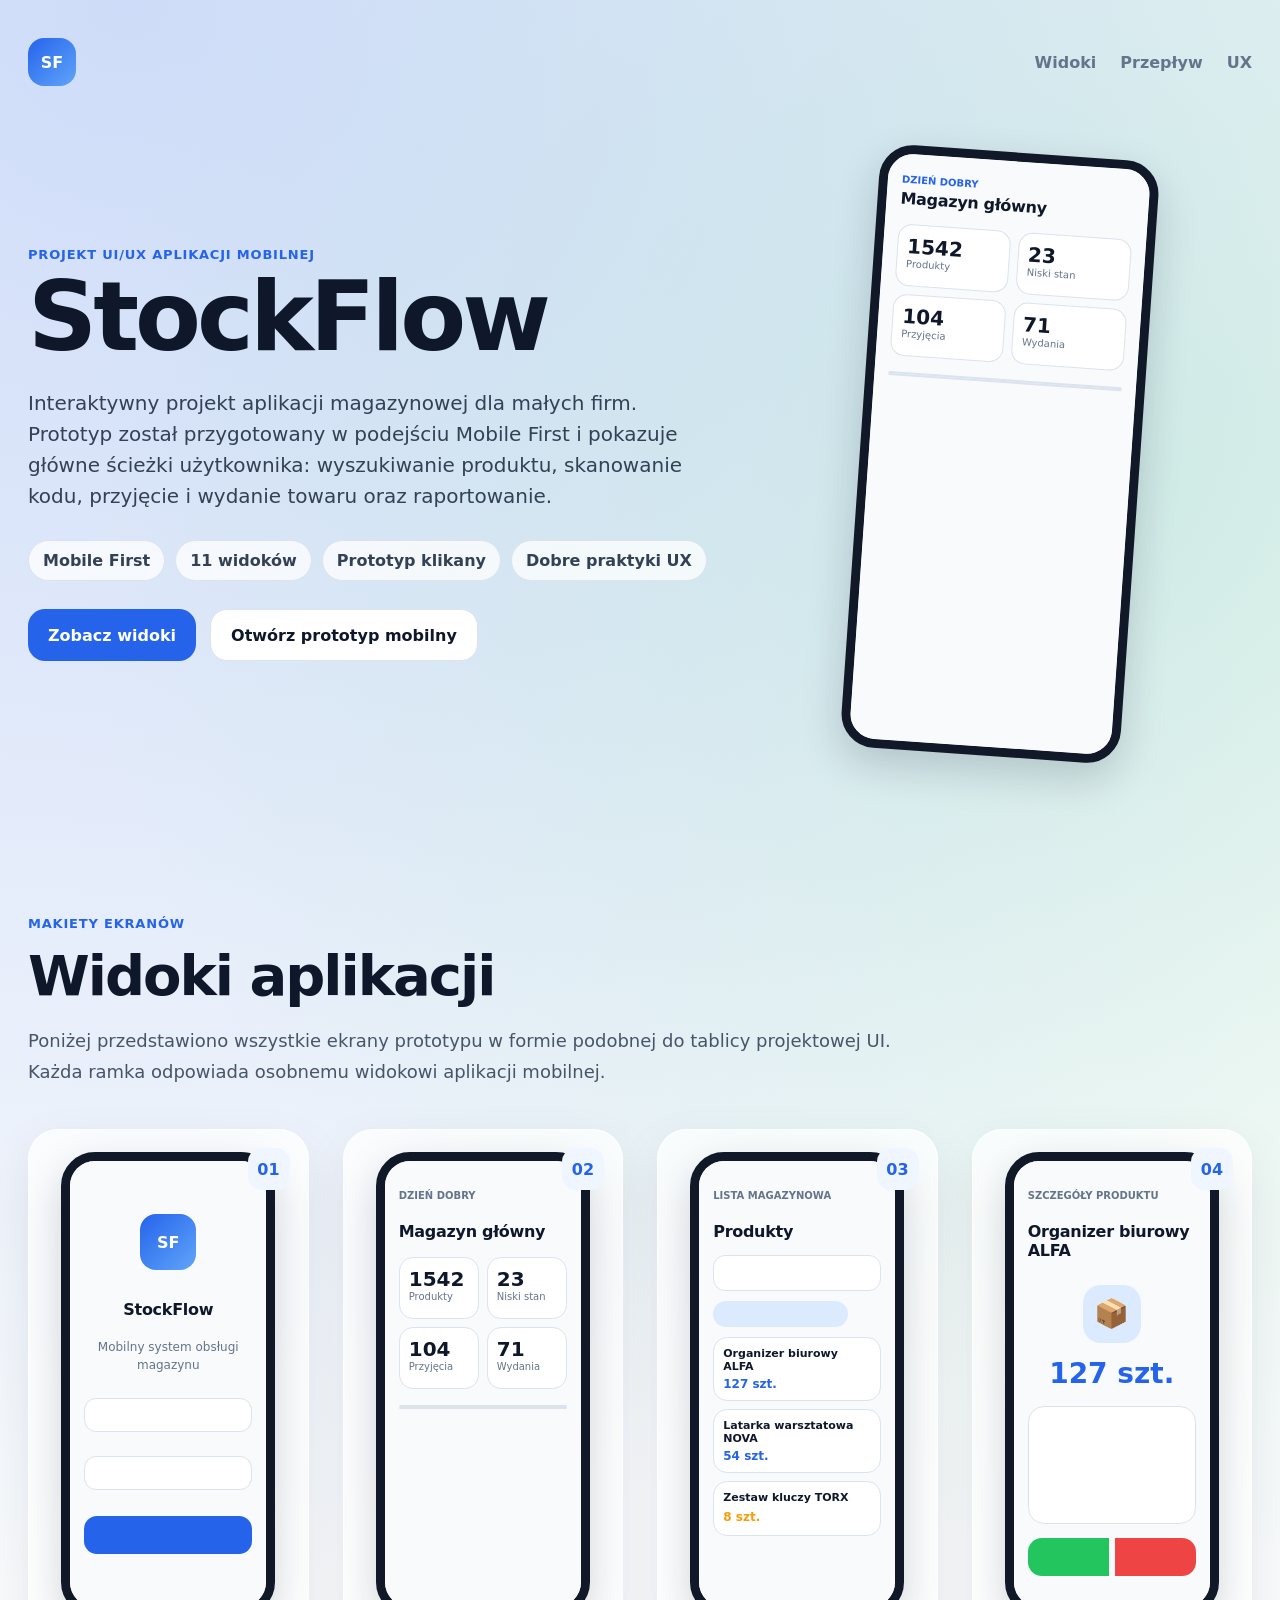
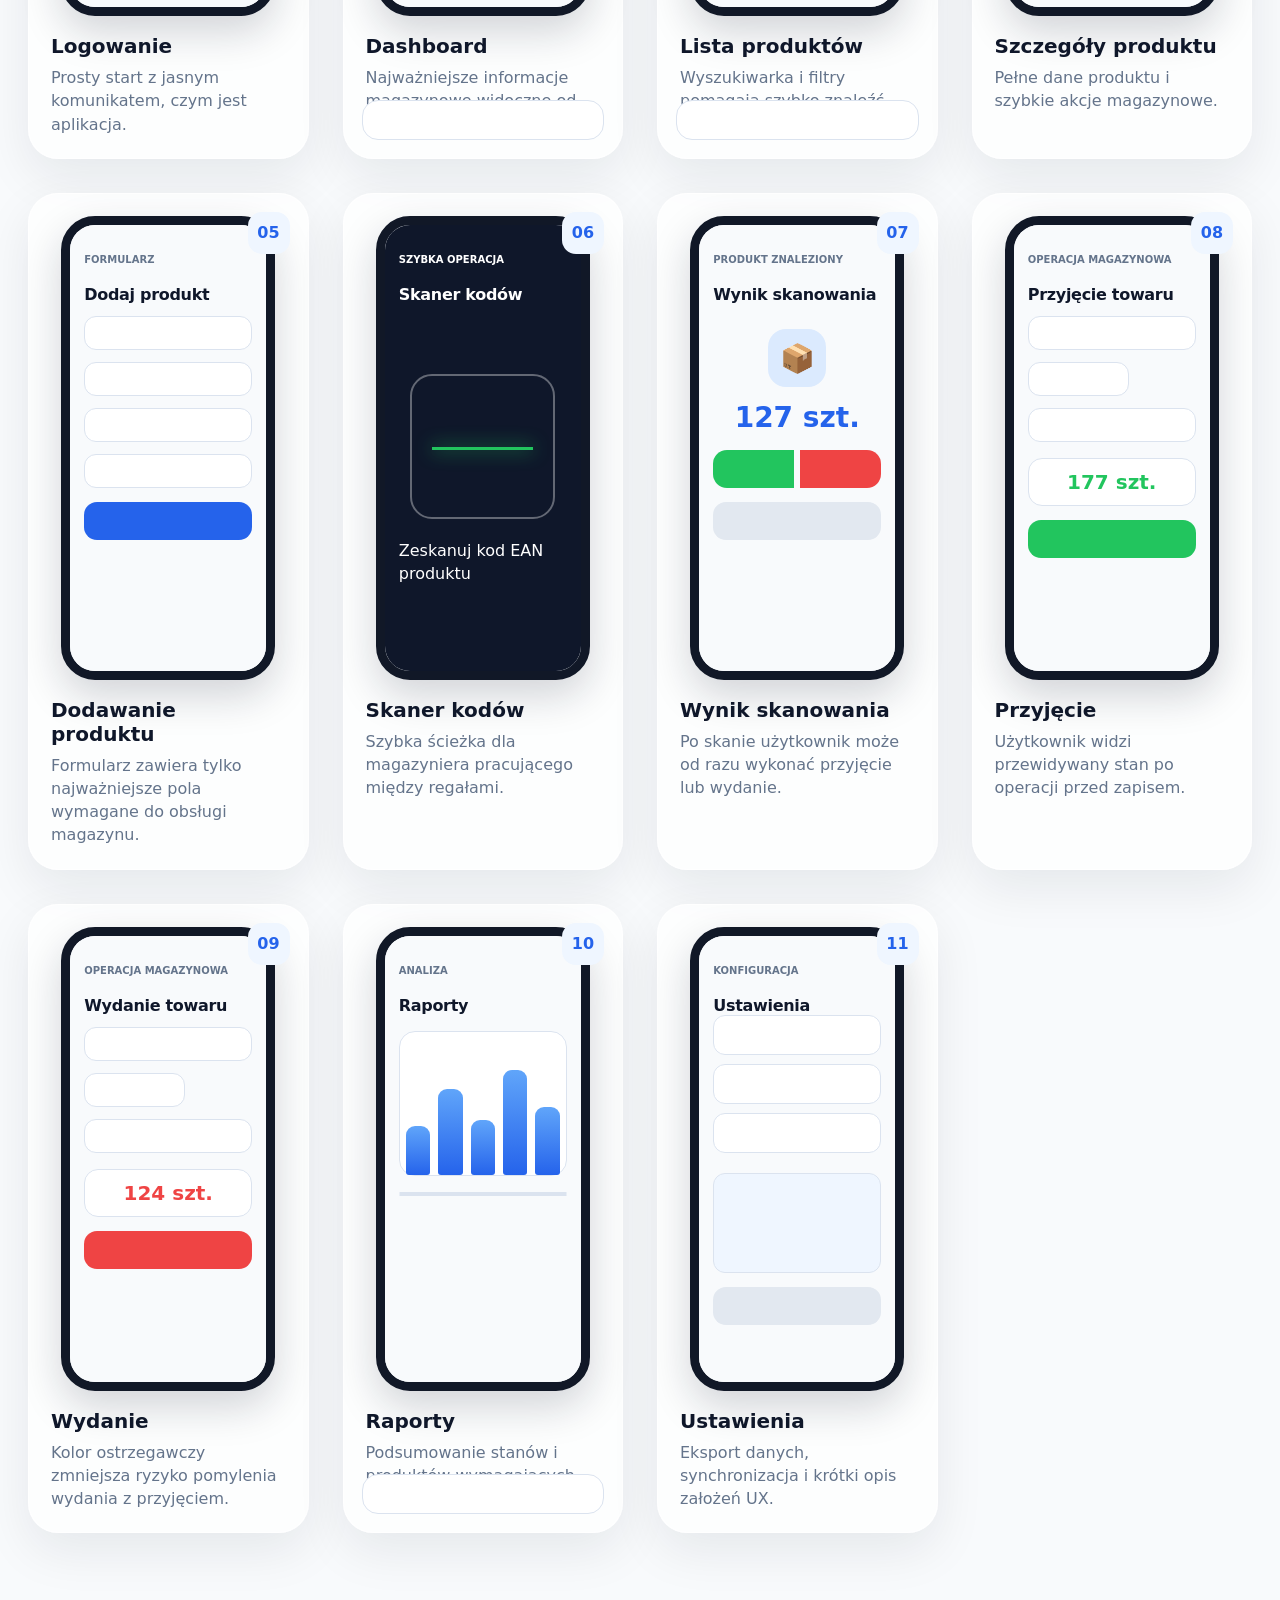
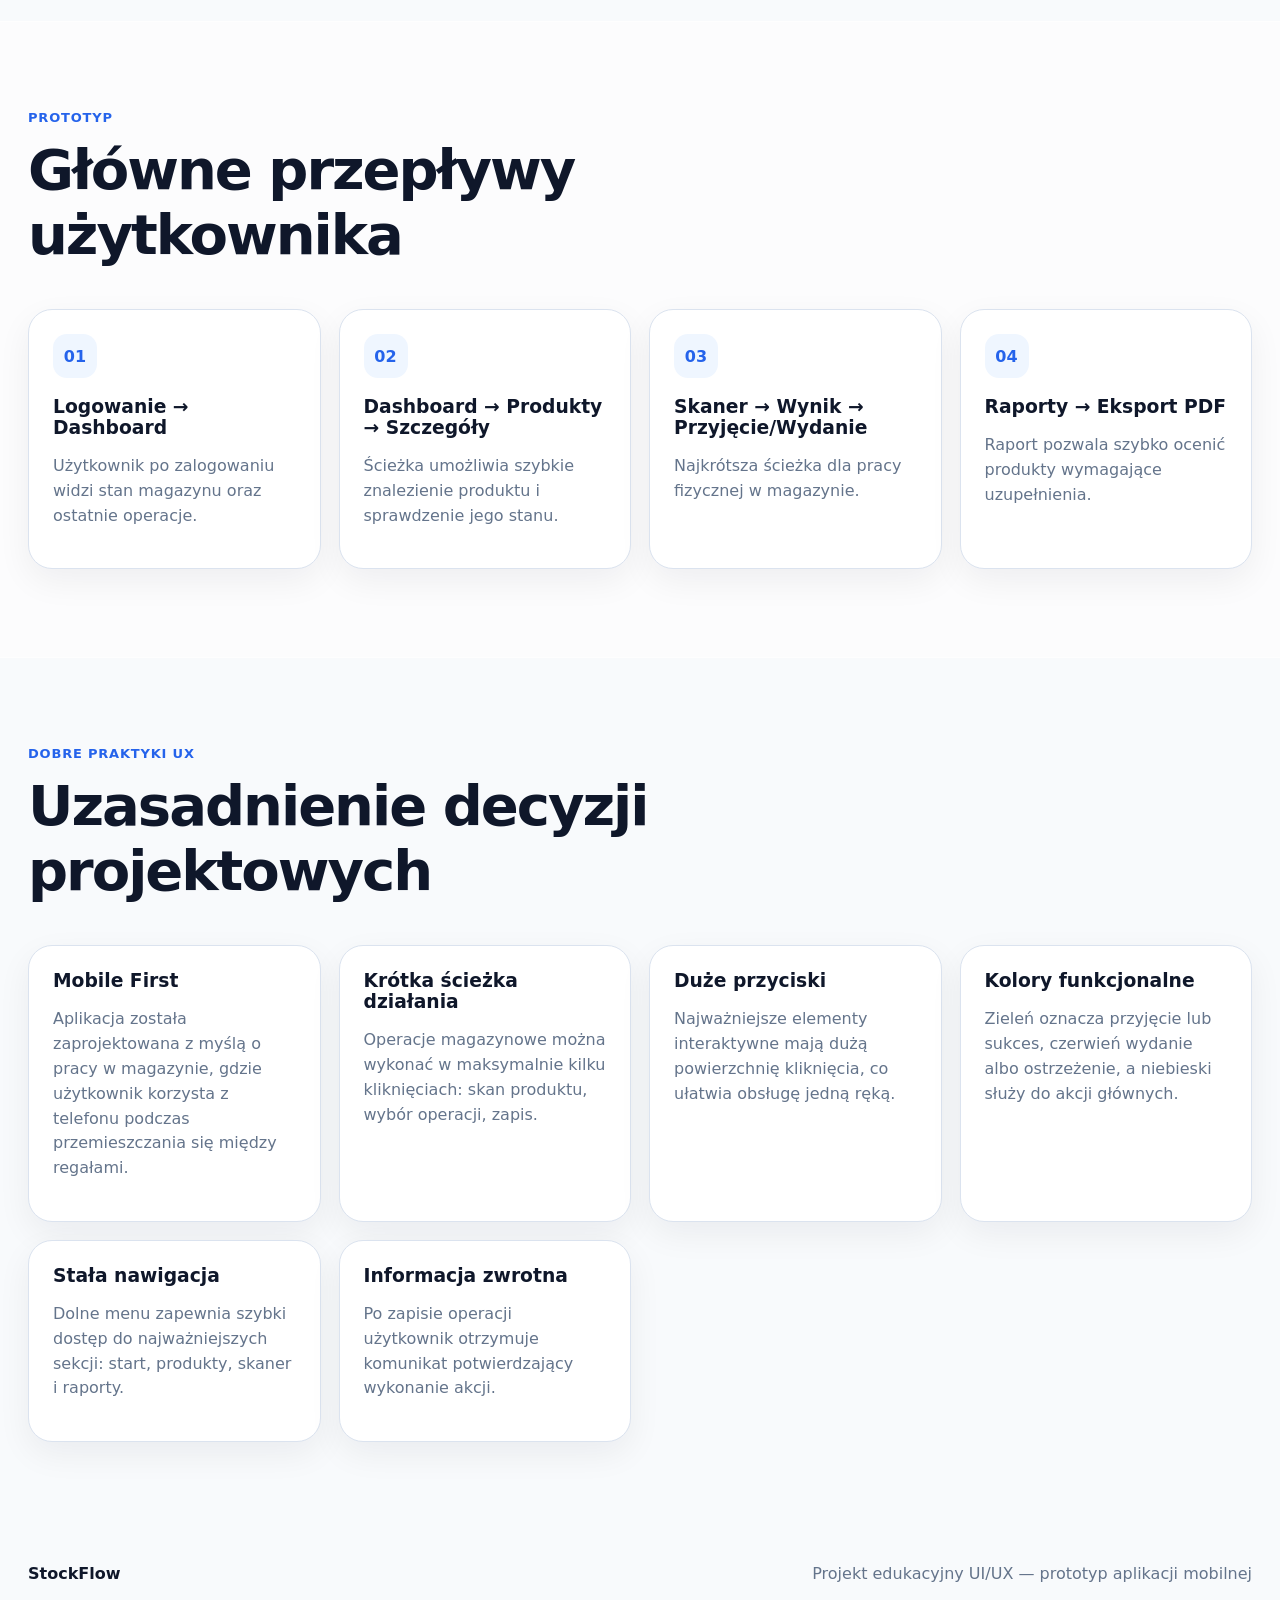
<file: index.html>
<!DOCTYPE html>
<html lang="pl">
<head>
  <meta charset="UTF-8" />
  <meta name="viewport" content="width=device-width, initial-scale=1.0" />
  <title>StockFlow — projekt UX/UI</title>
  <link rel="stylesheet" href="style.css" />
</head>
<body>
  <header class="hero">
    <nav>
      <div class="logo">SF</div>
      <div>
        <a href="#screens">Widoki</a>
        <a href="#flow">Przepływ</a>
        <a href="#ux">UX</a>
      </div>
    </nav>

    <section class="hero-grid">
      <div>
        <p class="eyebrow">Projekt UI/UX aplikacji mobilnej</p>
        <h1>StockFlow</h1>
        <p class="lead">
          Interaktywny projekt aplikacji magazynowej dla małych firm. 
          Prototyp został przygotowany w podejściu Mobile First i pokazuje główne ścieżki użytkownika:
          wyszukiwanie produktu, skanowanie kodu, przyjęcie i wydanie towaru oraz raportowanie.
        </p>

        <div class="badges">
          <span>Mobile First</span>
          <span>11 widoków</span>
          <span>Prototyp klikany</span>
          <span>Dobre praktyki UX</span>
        </div>

        <div class="buttons">
          <a class="btn primary" href="#screens">Zobacz widoki</a>
          <a class="btn secondary" href="prototype/index.html">Otwórz prototyp mobilny</a>
        </div>
      </div>

      <div class="hero-phone">
        <div class="phone-frame mini">
          <div class="phone-content dashboard-mini">
            <p>Dzień dobry</p>
            <h3>Magazyn główny</h3>
            <div class="mini-grid">
              <span><b>1542</b> Produkty</span>
              <span><b>23</b> Niski stan</span>
              <span><b>104</b> Przyjęcia</span>
              <span><b>71</b> Wydania</span>
            </div>
            <div class="mini-card"></div>
            <div class="mini-card short"></div>
          </div>
        </div>
      </div>
    </section>
  </header>

  <main>
    <section class="section" id="screens">
      <div class="section-head">
        <p class="eyebrow">Makiety ekranów</p>
        <h2>Widoki aplikacji</h2>
        <p>
          Poniżej przedstawiono wszystkie ekrany prototypu w formie podobnej do tablicy projektowej UI.
          Każda ramka odpowiada osobnemu widokowi aplikacji mobilnej.
        </p>
      </div>

      <div class="screens-board">
        <article class="screen-card">
          <span class="screen-number">01</span>
          <div class="phone-frame">
            <div class="mock-screen login-mock">
              <div class="mark">SF</div>
              <h3>StockFlow</h3>
              <p>Mobilny system obsługi magazynu</p>
              <div class="input"></div>
              <div class="input"></div>
              <div class="mock-btn"></div>
            </div>
          </div>
          <h3>Logowanie</h3>
          <p>Prosty start z jasnym komunikatem, czym jest aplikacja.</p>
        </article>

        <article class="screen-card arrow-after">
          <span class="screen-number">02</span>
          <div class="phone-frame">
            <div class="mock-screen">
              <p class="tiny">Dzień dobry</p>
              <h3>Magazyn główny</h3>
              <div class="stats">
                <span><b>1542</b>Produkty</span>
                <span><b>23</b>Niski stan</span>
                <span><b>104</b>Przyjęcia</span>
                <span><b>71</b>Wydania</span>
              </div>
              <div class="list-line"></div>
              <div class="list-line"></div>
              <div class="bottom-nav"></div>
            </div>
          </div>
          <h3>Dashboard</h3>
          <p>Najważniejsze informacje magazynowe widoczne od razu po wejściu.</p>
        </article>

        <article class="screen-card arrow-after">
          <span class="screen-number">03</span>
          <div class="phone-frame">
            <div class="mock-screen">
              <p class="tiny">Lista magazynowa</p>
              <h3>Produkty</h3>
              <div class="search"></div>
              <div class="chips"></div>
              <div class="product-row"><b>Organizer biurowy ALFA</b><span>127 szt.</span></div>
              <div class="product-row"><b>Latarka warsztatowa NOVA</b><span>54 szt.</span></div>
              <div class="product-row warning"><b>Zestaw kluczy TORX</b><span>8 szt.</span></div>
              <div class="bottom-nav"></div>
            </div>
          </div>
          <h3>Lista produktów</h3>
          <p>Wyszukiwarka i filtry pomagają szybko znaleźć produkt.</p>
        </article>

        <article class="screen-card">
          <span class="screen-number">04</span>
          <div class="phone-frame">
            <div class="mock-screen">
              <p class="tiny">Szczegóły produktu</p>
              <h3>Organizer biurowy ALFA</h3>
              <div class="big-icon">📦</div>
              <div class="stock">127 szt.</div>
              <div class="details"></div>
              <div class="two-buttons"></div>
            </div>
          </div>
          <h3>Szczegóły produktu</h3>
          <p>Pełne dane produktu i szybkie akcje magazynowe.</p>
        </article>

        <article class="screen-card arrow-after">
          <span class="screen-number">05</span>
          <div class="phone-frame">
            <div class="mock-screen">
              <p class="tiny">Formularz</p>
              <h3>Dodaj produkt</h3>
              <div class="input"></div>
              <div class="input"></div>
              <div class="input"></div>
              <div class="input"></div>
              <div class="mock-btn"></div>
            </div>
          </div>
          <h3>Dodawanie produktu</h3>
          <p>Formularz zawiera tylko najważniejsze pola wymagane do obsługi magazynu.</p>
        </article>

        <article class="screen-card arrow-after">
          <span class="screen-number">06</span>
          <div class="phone-frame">
            <div class="mock-screen dark">
              <p class="tiny">Szybka operacja</p>
              <h3>Skaner kodów</h3>
              <div class="scan-box">
                <div class="scan-line"></div>
              </div>
              <p>Zeskanuj kod EAN produktu</p>
            </div>
          </div>
          <h3>Skaner kodów</h3>
          <p>Szybka ścieżka dla magazyniera pracującego między regałami.</p>
        </article>

        <article class="screen-card">
          <span class="screen-number">07</span>
          <div class="phone-frame">
            <div class="mock-screen">
              <p class="tiny">Produkt znaleziony</p>
              <h3>Wynik skanowania</h3>
              <div class="big-icon">📦</div>
              <div class="stock">127 szt.</div>
              <div class="two-buttons"></div>
              <div class="mock-btn secondary-line"></div>
            </div>
          </div>
          <h3>Wynik skanowania</h3>
          <p>Po skanie użytkownik może od razu wykonać przyjęcie lub wydanie.</p>
        </article>

        <article class="screen-card arrow-after">
          <span class="screen-number">08</span>
          <div class="phone-frame">
            <div class="mock-screen">
              <p class="tiny">Operacja magazynowa</p>
              <h3>Przyjęcie towaru</h3>
              <div class="input"></div>
              <div class="input short"></div>
              <div class="input"></div>
              <div class="summary good">177 szt.</div>
              <div class="mock-btn green"></div>
            </div>
          </div>
          <h3>Przyjęcie</h3>
          <p>Użytkownik widzi przewidywany stan po operacji przed zapisem.</p>
        </article>

        <article class="screen-card arrow-after">
          <span class="screen-number">09</span>
          <div class="phone-frame">
            <div class="mock-screen">
              <p class="tiny">Operacja magazynowa</p>
              <h3>Wydanie towaru</h3>
              <div class="input"></div>
              <div class="input short"></div>
              <div class="input"></div>
              <div class="summary bad">124 szt.</div>
              <div class="mock-btn red"></div>
            </div>
          </div>
          <h3>Wydanie</h3>
          <p>Kolor ostrzegawczy zmniejsza ryzyko pomylenia wydania z przyjęciem.</p>
        </article>

        <article class="screen-card">
          <span class="screen-number">10</span>
          <div class="phone-frame">
            <div class="mock-screen">
              <p class="tiny">Analiza</p>
              <h3>Raporty</h3>
              <div class="chart">
                <span style="height:40%"></span>
                <span style="height:70%"></span>
                <span style="height:45%"></span>
                <span style="height:85%"></span>
                <span style="height:55%"></span>
              </div>
              <div class="list-line"></div>
              <div class="list-line"></div>
              <div class="bottom-nav"></div>
            </div>
          </div>
          <h3>Raporty</h3>
          <p>Podsumowanie stanów i produktów wymagających uzupełnienia.</p>
        </article>

        <article class="screen-card">
          <span class="screen-number">11</span>
          <div class="phone-frame">
            <div class="mock-screen">
              <p class="tiny">Konfiguracja</p>
              <h3>Ustawienia</h3>
              <div class="settings-row"></div>
              <div class="settings-row"></div>
              <div class="settings-row"></div>
              <div class="note-box"></div>
              <div class="mock-btn secondary-line"></div>
            </div>
          </div>
          <h3>Ustawienia</h3>
          <p>Eksport danych, synchronizacja i krótki opis założeń UX.</p>
        </article>
      </div>
    </section>

    <section class="section flow" id="flow">
      <div class="section-head">
        <p class="eyebrow">Prototyp</p>
        <h2>Główne przepływy użytkownika</h2>
      </div>

      <div class="flow-grid">
        <article>
          <span>01</span>
          <h3>Logowanie → Dashboard</h3>
          <p>Użytkownik po zalogowaniu widzi stan magazynu oraz ostatnie operacje.</p>
        </article>

        <article>
          <span>02</span>
          <h3>Dashboard → Produkty → Szczegóły</h3>
          <p>Ścieżka umożliwia szybkie znalezienie produktu i sprawdzenie jego stanu.</p>
        </article>

        <article>
          <span>03</span>
          <h3>Skaner → Wynik → Przyjęcie/Wydanie</h3>
          <p>Najkrótsza ścieżka dla pracy fizycznej w magazynie.</p>
        </article>

        <article>
          <span>04</span>
          <h3>Raporty → Eksport PDF</h3>
          <p>Raport pozwala szybko ocenić produkty wymagające uzupełnienia.</p>
        </article>
      </div>
    </section>

    <section class="section ux" id="ux">
      <div class="section-head">
        <p class="eyebrow">Dobre praktyki UX</p>
        <h2>Uzasadnienie decyzji projektowych</h2>
      </div>

      <div class="ux-grid">
        <article>
          <h3>Mobile First</h3>
          <p>Aplikacja została zaprojektowana z myślą o pracy w magazynie, gdzie użytkownik korzysta z telefonu podczas przemieszczania się między regałami.</p>
        </article>

        <article>
          <h3>Krótka ścieżka działania</h3>
          <p>Operacje magazynowe można wykonać w maksymalnie kilku kliknięciach: skan produktu, wybór operacji, zapis.</p>
        </article>

        <article>
          <h3>Duże przyciski</h3>
          <p>Najważniejsze elementy interaktywne mają dużą powierzchnię kliknięcia, co ułatwia obsługę jedną ręką.</p>
        </article>

        <article>
          <h3>Kolory funkcjonalne</h3>
          <p>Zieleń oznacza przyjęcie lub sukces, czerwień wydanie albo ostrzeżenie, a niebieski służy do akcji głównych.</p>
        </article>

        <article>
          <h3>Stała nawigacja</h3>
          <p>Dolne menu zapewnia szybki dostęp do najważniejszych sekcji: start, produkty, skaner i raporty.</p>
        </article>

        <article>
          <h3>Informacja zwrotna</h3>
          <p>Po zapisie operacji użytkownik otrzymuje komunikat potwierdzający wykonanie akcji.</p>
        </article>
      </div>
    </section>
  </main>

  <footer>
    <strong>StockFlow</strong>
    <span>Projekt edukacyjny UI/UX — prototyp aplikacji mobilnej</span>
  </footer>
</body>
</html>
</file>
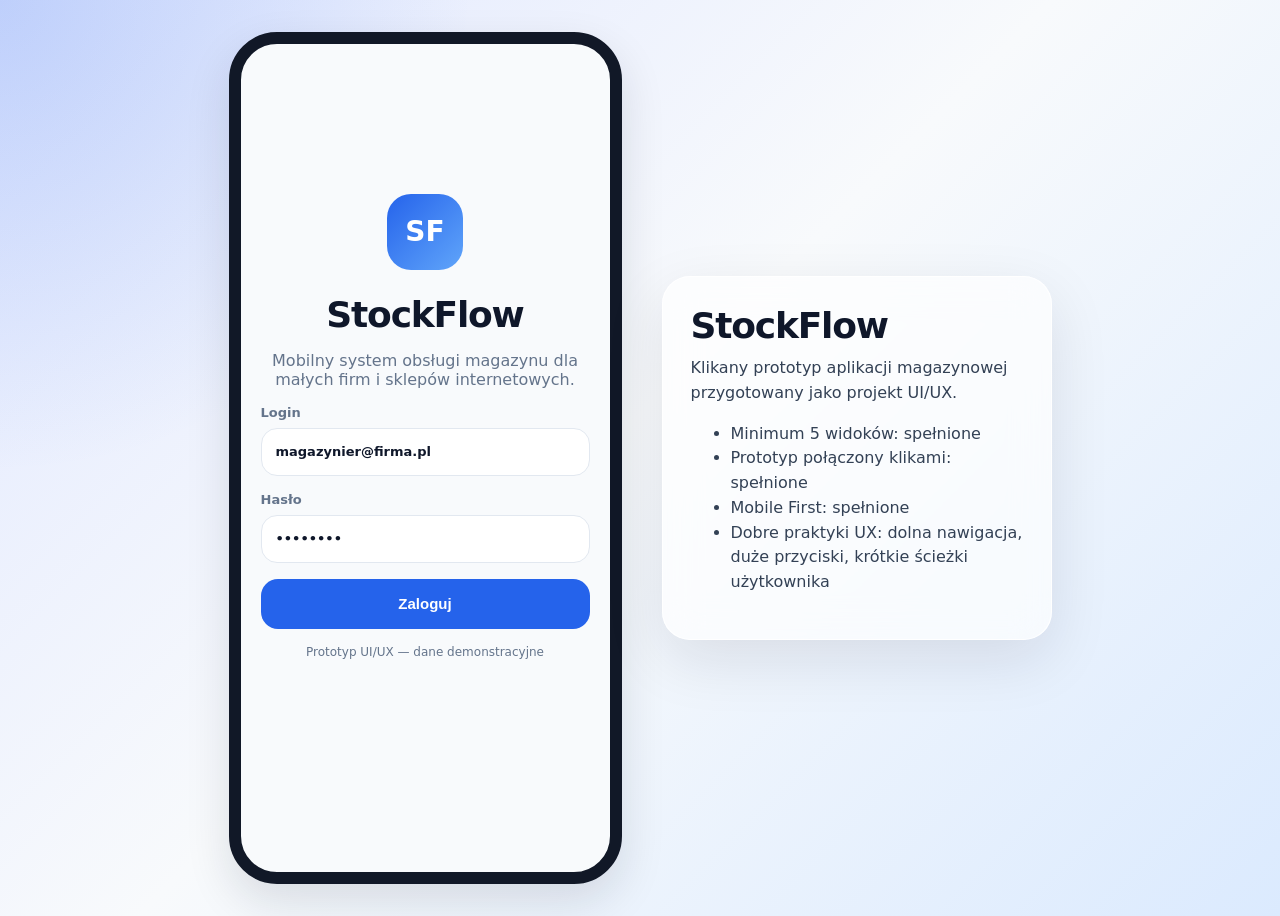
<file: prototype/index.html>
<!DOCTYPE html>
<html lang="pl">
<head>
  <meta charset="UTF-8" />
  <meta name="viewport" content="width=device-width, initial-scale=1.0" />
  <title>StockFlow — prototyp aplikacji magazynowej</title>
  <link rel="stylesheet" href="style.css" />
</head>
<body>
  <main class="app-shell">

    <!-- LOGIN -->
    <section class="screen active" id="login">
      <div class="login-screen">
        <div class="brand-mark">SF</div>
        <h1>StockFlow</h1>
        <p class="muted center">Mobilny system obsługi magazynu dla małych firm i sklepów internetowych.</p>

        <label>
          Login
          <input type="text" value="magazynier@firma.pl" />
        </label>

        <label>
          Hasło
          <input type="password" value="password" />
        </label>

        <button class="btn primary full" data-go="dashboard">Zaloguj</button>
        <p class="hint">Prototyp UI/UX — dane demonstracyjne</p>
      </div>
    </section>

    <!-- DASHBOARD -->
    <section class="screen" id="dashboard">
      <header class="topbar">
        <div>
          <p class="eyebrow">Dzień dobry</p>
          <h2>Magazyn główny</h2>
        </div>
        <button class="icon-btn" data-go="settings">⚙</button>
      </header>

      <div class="grid-2">
        <article class="stat-card">
          <span>Produkty</span>
          <strong>1542</strong>
        </article>
        <article class="stat-card warning">
          <span>Niski stan</span>
          <strong>23</strong>
        </article>
        <article class="stat-card success">
          <span>Przyjęcia dziś</span>
          <strong>104</strong>
        </article>
        <article class="stat-card danger">
          <span>Wydania dziś</span>
          <strong>71</strong>
        </article>
      </div>

      <section class="panel">
        <div class="section-title">
          <h3>Ostatnie operacje</h3>
          <button class="text-btn" data-go="reports">Raport</button>
        </div>

        <div class="activity plus">
          <div>
            <strong>Organizer biurowy ALFA</strong>
            <span>Przyjęcie dostawy</span>
          </div>
          <b>+50</b>
        </div>

        <div class="activity minus">
          <div>
            <strong>Zestaw kluczy TORX</strong>
            <span>Wydanie zamówienia</span>
          </div>
          <b>-3</b>
        </div>

        <div class="activity plus">
          <div>
            <strong>Taśma montażowa PRO</strong>
            <span>Korekta stanu</span>
          </div>
          <b>+12</b>
        </div>
      </section>

      <button class="floating-scan" data-go="scanner">Skanuj kod</button>
      <nav class="bottom-nav">
        <button class="active" data-go="dashboard">⌂<span>Start</span></button>
        <button data-go="products">▤<span>Produkty</span></button>
        <button data-go="scanner">◎<span>Skaner</span></button>
        <button data-go="reports">◷<span>Raporty</span></button>
      </nav>
    </section>

    <!-- PRODUCTS -->
    <section class="screen" id="products">
      <header class="topbar">
        <div>
          <p class="eyebrow">Lista magazynowa</p>
          <h2>Produkty</h2>
        </div>
        <button class="icon-btn" data-go="add-product">＋</button>
      </header>

      <div class="search-box">🔍 <input placeholder="Szukaj po nazwie, SKU lub EAN" /></div>

      <div class="chips">
        <button class="chip active">Wszystkie</button>
        <button class="chip">Niski stan</button>
        <button class="chip">Braki</button>
      </div>

      <div class="product-list">
        <article class="product-card" data-go="product-details">
          <div>
            <strong>Organizer biurowy ALFA</strong>
            <span>ORG-ALF-01 · A-12-03</span>
          </div>
          <b>127 szt.</b>
        </article>

        <article class="product-card" data-go="product-details">
          <div>
            <strong>Latarka warsztatowa NOVA</strong>
            <span>LAT-NOV-02 · A-12-01</span>
          </div>
          <b>54 szt.</b>
        </article>

        <article class="product-card low" data-go="product-details">
          <div>
            <strong>Zestaw kluczy TORX</strong>
            <span>KL-TORX-01 · B-04-02</span>
          </div>
          <b>8 szt.</b>
        </article>

        <article class="product-card" data-go="product-details">
          <div>
            <strong>Taśma montażowa PRO</strong>
            <span>TAS-PRO-02 · C-01-04</span>
          </div>
          <b>310 szt.</b>
        </article>
      </div>

      <nav class="bottom-nav">
        <button data-go="dashboard">⌂<span>Start</span></button>
        <button class="active" data-go="products">▤<span>Produkty</span></button>
        <button data-go="scanner">◎<span>Skaner</span></button>
        <button data-go="reports">◷<span>Raporty</span></button>
      </nav>
    </section>

    <!-- DETAILS -->
    <section class="screen" id="product-details">
      <header class="topbar">
        <button class="icon-btn" data-go="products">‹</button>
        <div>
          <p class="eyebrow">Szczegóły produktu</p>
          <h2>Organizer biurowy ALFA</h2>
        </div>
      </header>

      <section class="hero-card">
        <div class="product-icon">📦</div>
        <h3>Organizer biurowy ALFA</h3>
        <p>Stan aktualny</p>
        <strong>127 szt.</strong>
      </section>

      <section class="panel">
        <div class="detail-row"><span>SKU</span><strong>ORG-ALF-01</strong></div>
        <div class="detail-row"><span>EAN</span><strong>5904827391046</strong></div>
        <div class="detail-row"><span>Lokalizacja</span><strong>A-12-03</strong></div>
        <div class="detail-row"><span>Minimalny stan</span><strong>20 szt.</strong></div>
      </section>

      <div class="actions-grid">
        <button class="btn success" data-go="stock-in">Przyjęcie</button>
        <button class="btn danger" data-go="stock-out">Wydanie</button>
        <button class="btn secondary" data-go="add-product">Edytuj</button>
      </div>
    </section>

    <!-- ADD / EDIT PRODUCT -->
    <section class="screen" id="add-product">
      <header class="topbar">
        <button class="icon-btn" data-go="products">‹</button>
        <div>
          <p class="eyebrow">Formularz</p>
          <h2>Dodaj produkt</h2>
        </div>
      </header>

      <section class="panel form-panel">
        <label>Nazwa produktu<input value="Pojemnik magazynowy 12L" /></label>
        <label>SKU<input value="POJ-12L-03" /></label>
        <label>EAN<input value="5907316284950" /></label>
        <label>Lokalizacja<input value="A-13-01" /></label>
        <label>Ilość początkowa<input type="number" value="24" /></label>
      </section>

      <button class="btn primary full" data-toast="Produkt został zapisany" data-go="products">Zapisz produkt</button>
    </section>

    <!-- SCANNER -->
    <section class="screen" id="scanner">
      <header class="topbar">
        <button class="icon-btn" data-go="dashboard">‹</button>
        <div>
          <p class="eyebrow">Szybka operacja</p>
          <h2>Skaner kodów</h2>
        </div>
      </header>

      <section class="scanner-box">
        <div class="scanner-frame">
          <span></span><span></span><span></span><span></span>
          <div class="scan-line"></div>
        </div>
        <p>Zeskanuj kod EAN produktu</p>
      </section>

      <button class="btn primary full" data-go="scan-result">Symuluj skanowanie</button>
    </section>

    <!-- SCAN RESULT -->
    <section class="screen" id="scan-result">
      <header class="topbar">
        <button class="icon-btn" data-go="scanner">‹</button>
        <div>
          <p class="eyebrow">Produkt znaleziony</p>
          <h2>Wynik skanowania</h2>
        </div>
      </header>

      <section class="hero-card">
        <div class="product-icon">📦</div>
        <h3>Organizer biurowy ALFA</h3>
        <p>ORG-ALF-01 · A-12-03</p>
        <strong>127 szt.</strong>
      </section>

      <div class="actions-grid">
        <button class="btn success" data-go="stock-in">Przyjęcie</button>
        <button class="btn danger" data-go="stock-out">Wydanie</button>
      </div>

      <button class="btn secondary full" data-go="product-details">Przejdź do karty produktu</button>
    </section>

    <!-- STOCK IN -->
    <section class="screen" id="stock-in">
      <header class="topbar">
        <button class="icon-btn" data-go="product-details">‹</button>
        <div>
          <p class="eyebrow">Operacja magazynowa</p>
          <h2>Przyjęcie towaru</h2>
        </div>
      </header>

      <section class="panel form-panel">
        <label>Produkt<input value="Organizer biurowy ALFA" /></label>
        <label>Ilość<input type="number" value="50" /></label>
        <label>Dokument / uwagi<input value="Dostawa magazynowa 11.06.2026" /></label>
      </section>

      <div class="summary-card">
        <span>Stan po operacji</span>
        <strong>177 szt.</strong>
      </div>

      <button class="btn success full" data-toast="Przyjęcie zapisane" data-go="dashboard">Zapisz przyjęcie</button>
    </section>

    <!-- STOCK OUT -->
    <section class="screen" id="stock-out">
      <header class="topbar">
        <button class="icon-btn" data-go="product-details">‹</button>
        <div>
          <p class="eyebrow">Operacja magazynowa</p>
          <h2>Wydanie towaru</h2>
        </div>
      </header>

      <section class="panel form-panel">
        <label>Produkt<input value="Organizer biurowy ALFA" /></label>
        <label>Ilość<input type="number" value="3" /></label>
        <label>Dokument / uwagi<input value="Zamówienie #ZAM-2026-104" /></label>
      </section>

      <div class="summary-card danger-soft">
        <span>Stan po operacji</span>
        <strong>124 szt.</strong>
      </div>

      <button class="btn danger full" data-toast="Wydanie zapisane" data-go="dashboard">Zapisz wydanie</button>
    </section>

    <!-- REPORTS -->
    <section class="screen" id="reports">
      <header class="topbar">
        <div>
          <p class="eyebrow">Analiza</p>
          <h2>Raporty</h2>
        </div>
        <button class="icon-btn" data-go="dashboard">⌂</button>
      </header>

      <section class="panel">
        <div class="section-title">
          <h3>Ruch magazynowy</h3>
          <span class="muted">7 dni</span>
        </div>
        <div class="bar-chart">
          <span style="height: 40%"></span>
          <span style="height: 70%"></span>
          <span style="height: 45%"></span>
          <span style="height: 85%"></span>
          <span style="height: 55%"></span>
          <span style="height: 65%"></span>
          <span style="height: 90%"></span>
        </div>
      </section>

      <section class="panel">
        <h3>Produkty wymagające uzupełnienia</h3>
        <div class="activity minus"><div><strong>Zestaw kluczy TORX</strong><span>Poniżej minimum</span></div><b>8</b></div>
        <div class="activity minus"><div><strong>Rękawice robocze</strong><span>Poniżej minimum</span></div><b>5</b></div>
      </section>

      <button class="btn primary full" data-toast="Raport PDF wygenerowany">Eksportuj raport PDF</button>

      <nav class="bottom-nav">
        <button data-go="dashboard">⌂<span>Start</span></button>
        <button data-go="products">▤<span>Produkty</span></button>
        <button data-go="scanner">◎<span>Skaner</span></button>
        <button class="active" data-go="reports">◷<span>Raporty</span></button>
      </nav>
    </section>

    <!-- SETTINGS -->
    <section class="screen" id="settings">
      <header class="topbar">
        <button class="icon-btn" data-go="dashboard">‹</button>
        <div>
          <p class="eyebrow">Konfiguracja</p>
          <h2>Ustawienia</h2>
        </div>
      </header>

      <section class="panel settings-list">
        <button>Eksport danych do Excel <span>›</span></button>
        <button>Szablon raportu PDF <span>›</span></button>
        <button>Synchronizacja z Google Sheets <span>Włączona</span></button>
        <button>Tryb ciemny <span>Wyłączony</span></button>
      </section>

      <section class="panel ux-note">
        <h3>Założenia UX</h3>
        <p>Najczęstsze akcje magazynowe są dostępne w maksymalnie 2 kliknięciach. Interfejs jest przystosowany do obsługi jedną ręką podczas pracy między regałami.</p>
      </section>

      <button class="btn secondary full" data-go="login">Wyloguj</button>
    </section>

    <div class="toast" id="toast"></div>
  </main>

  <aside class="project-info">
    <h1>StockFlow</h1>
    <p>Klikany prototyp aplikacji magazynowej przygotowany jako projekt UI/UX.</p>
    <ul>
      <li>Minimum 5 widoków: spełnione</li>
      <li>Prototyp połączony klikami: spełnione</li>
      <li>Mobile First: spełnione</li>
      <li>Dobre praktyki UX: dolna nawigacja, duże przyciski, krótkie ścieżki użytkownika</li>
    </ul>
  </aside>

  <script src="script.js"></script>
</body>
</html>
</file>
<file: style.css>
:root {
  --primary: #2563eb;
  --primary-dark: #1d4ed8;
  --success: #22c55e;
  --danger: #ef4444;
  --warning: #f59e0b;
  --bg: #f8fafc;
  --card: #ffffff;
  --text: #0f172a;
  --muted: #64748b;
  --border: #dbe3ef;
  --soft: #eff6ff;
  --shadow: 0 24px 70px rgba(15, 23, 42, .12);
}

* { box-sizing: border-box; }

body {
  margin: 0;
  font-family: Inter, ui-sans-serif, system-ui, -apple-system, BlinkMacSystemFont, "Segoe UI", sans-serif;
  color: var(--text);
  background:
    radial-gradient(circle at 10% 0%, rgba(37, 99, 235, .2), transparent 32%),
    radial-gradient(circle at 90% 10%, rgba(34, 197, 94, .14), transparent 24%),
    #f8fafc;
}

a { color: inherit; text-decoration: none; }

.hero {
  max-width: 1280px;
  margin: 0 auto;
  padding: 28px 28px 72px;
}

nav {
  height: 68px;
  display: flex;
  justify-content: space-between;
  align-items: center;
}

nav > div:last-child {
  display: flex;
  gap: 24px;
  color: var(--muted);
  font-weight: 700;
}

.logo,
.mark {
  width: 48px;
  height: 48px;
  border-radius: 16px;
  background: linear-gradient(135deg, var(--primary), #60a5fa);
  color: white;
  display: grid;
  place-items: center;
  font-weight: 900;
}

.hero-grid {
  display: grid;
  grid-template-columns: 1.15fr .85fr;
  align-items: center;
  gap: 40px;
  padding-top: 56px;
}

.eyebrow {
  margin: 0 0 12px;
  color: var(--primary);
  font-size: 13px;
  font-weight: 900;
  text-transform: uppercase;
  letter-spacing: .8px;
}

h1 {
  margin: 0;
  font-size: clamp(54px, 8vw, 96px);
  line-height: .9;
  letter-spacing: -4px;
}

h2 {
  margin: 0;
  font-size: clamp(34px, 5vw, 56px);
  letter-spacing: -2px;
}

h3 { margin: 0; }

.lead {
  max-width: 760px;
  margin: 28px 0;
  color: #334155;
  font-size: 20px;
  line-height: 1.55;
}

.badges {
  display: flex;
  flex-wrap: wrap;
  gap: 10px;
  margin-bottom: 28px;
}

.badges span {
  padding: 10px 14px;
  border-radius: 999px;
  background: rgba(255,255,255,.75);
  border: 1px solid var(--border);
  color: #334155;
  font-weight: 800;
}

.buttons {
  display: flex;
  flex-wrap: wrap;
  gap: 14px;
}

.btn {
  min-height: 52px;
  padding: 0 20px;
  border-radius: 17px;
  display: inline-flex;
  align-items: center;
  font-weight: 900;
}

.btn.primary {
  background: var(--primary);
  color: #fff;
}

.btn.secondary {
  background: #fff;
  border: 1px solid var(--border);
  color: var(--text);
}

.hero-phone {
  display: flex;
  justify-content: center;
}

.section {
  max-width: 1400px;
  margin: 0 auto;
  padding: 88px 28px;
}

.section-head {
  max-width: 900px;
  margin-bottom: 42px;
}

.section-head p:not(.eyebrow) {
  color: #475569;
  line-height: 1.7;
  font-size: 18px;
}

.screens-board {
  display: grid;
  grid-template-columns: repeat(auto-fit, minmax(255px, 1fr));
  gap: 34px;
}

.screen-card {
  position: relative;
  background: rgba(255,255,255,.72);
  border: 1px solid rgba(255,255,255,.9);
  border-radius: 30px;
  padding: 22px;
  box-shadow: 0 18px 50px rgba(15, 23, 42, .08);
}

.screen-card h3 {
  margin-top: 18px;
  font-size: 20px;
}

.screen-card p {
  margin: 8px 0 0;
  color: var(--muted);
  line-height: 1.45;
}

.screen-number {
  position: absolute;
  top: 18px;
  right: 18px;
  width: 42px;
  height: 42px;
  border-radius: 14px;
  background: var(--soft);
  color: var(--primary);
  display: grid;
  place-items: center;
  font-weight: 900;
}

.phone-frame {
  width: 214px;
  height: 464px;
  margin: 0 auto;
  border-radius: 34px;
  border: 9px solid #111827;
  background: #f8fafc;
  overflow: hidden;
  box-shadow: 0 16px 40px rgba(15, 23, 42, .18);
}

.phone-frame.mini {
  width: 280px;
  height: 604px;
  transform: rotate(4deg);
}

.mock-screen,
.phone-content {
  width: 100%;
  height: 100%;
  padding: 20px 14px;
  background: #f8fafc;
  overflow: hidden;
}

.mock-screen h3,
.phone-content h3 {
  font-size: 16px;
  letter-spacing: -.3px;
}

.tiny,
.phone-content p {
  margin: 0 0 4px;
  color: var(--primary);
  font-size: 10px;
  font-weight: 900;
  text-transform: uppercase;
}

.login-mock {
  display: flex;
  flex-direction: column;
  justify-content: center;
  gap: 12px;
  text-align: center;
}

.login-mock .mark {
  margin: 0 auto;
  width: 56px;
  height: 56px;
}

.login-mock p {
  color: var(--muted);
  font-size: 12px;
}

.input,
.search,
.list-line,
.settings-row,
.note-box,
.mini-card {
  border-radius: 12px;
  background: #fff;
  border: 1px solid var(--border);
}

.input { height: 34px; margin-top: 12px; }
.input.short { width: 60%; }

.mock-btn {
  height: 38px;
  border-radius: 13px;
  background: var(--primary);
  margin-top: 14px;
}

.mock-btn.green { background: var(--success); }
.mock-btn.red { background: var(--danger); }
.mock-btn.secondary-line { background: #e2e8f0; }

.stats,
.mini-grid {
  display: grid;
  grid-template-columns: 1fr 1fr;
  gap: 8px;
  margin: 16px 0;
}

.stats span,
.mini-grid span {
  min-height: 62px;
  border-radius: 14px;
  background: white;
  border: 1px solid var(--border);
  padding: 9px;
  color: var(--muted);
  font-size: 10px;
}

.stats b,
.mini-grid b {
  display: block;
  color: var(--text);
  font-size: 20px;
}

.search {
  height: 36px;
  margin: 14px 0 10px;
}

.chips {
  height: 26px;
  width: 80%;
  border-radius: 99px;
  background: #dbeafe;
  margin-bottom: 10px;
}

.product-row {
  background: #fff;
  border: 1px solid var(--border);
  border-radius: 14px;
  min-height: 55px;
  padding: 9px;
  display: grid;
  gap: 4px;
  margin-bottom: 8px;
}

.product-row b { font-size: 11px; }
.product-row span { font-size: 12px; color: var(--primary); font-weight: 900; }
.product-row.warning span { color: var(--warning); }

.bottom-nav {
  position: absolute;
  left: 18px;
  right: 18px;
  bottom: 18px;
  height: 40px;
  border-radius: 16px;
  background: white;
  border: 1px solid var(--border);
}

.big-icon {
  width: 58px;
  height: 58px;
  border-radius: 18px;
  background: #dbeafe;
  display: grid;
  place-items: center;
  margin: 25px auto 14px;
  font-size: 28px;
}

.stock {
  text-align: center;
  color: var(--primary);
  font-weight: 900;
  font-size: 28px;
  margin-bottom: 16px;
}

.details {
  height: 118px;
  border-radius: 16px;
  background: white;
  border: 1px solid var(--border);
}

.two-buttons {
  height: 38px;
  border-radius: 14px;
  margin-top: 14px;
  background: linear-gradient(90deg, var(--success) 0 48%, transparent 48% 52%, var(--danger) 52% 100%);
}

.dark {
  background: #0f172a;
  color: white;
}

.dark h3,
.dark p { color: white; }

.scan-box {
  width: 145px;
  height: 145px;
  border-radius: 22px;
  border: 2px solid rgba(255,255,255,.35);
  margin: 70px auto 20px;
  position: relative;
}

.scan-line {
  position: absolute;
  left: 20px;
  right: 20px;
  top: 50%;
  height: 3px;
  background: var(--success);
  box-shadow: 0 0 18px var(--success);
}

.summary {
  height: 48px;
  margin-top: 16px;
  border-radius: 14px;
  background: white;
  border: 1px solid var(--border);
  display: grid;
  place-items: center;
  font-weight: 900;
  font-size: 20px;
}

.summary.good { color: var(--success); }
.summary.bad { color: var(--danger); }

.chart {
  height: 145px;
  display: flex;
  align-items: end;
  gap: 8px;
  padding: 20px 6px 0;
  margin: 16px 0;
  border-radius: 16px;
  background: white;
  border: 1px solid var(--border);
}

.chart span {
  flex: 1;
  border-radius: 9px 9px 3px 3px;
  background: linear-gradient(180deg, #60a5fa, var(--primary));
}

.settings-row {
  height: 40px;
  margin-bottom: 9px;
}

.note-box {
  height: 100px;
  margin: 20px 0 14px;
  background: #eff6ff;
}

.flow {
  background: rgba(255,255,255,.56);
  border-top: 1px solid rgba(255,255,255,.8);
  border-bottom: 1px solid rgba(255,255,255,.8);
}

.flow-grid,
.ux-grid {
  display: grid;
  grid-template-columns: repeat(auto-fit, minmax(260px, 1fr));
  gap: 18px;
}

.flow-grid article,
.ux-grid article {
  background: white;
  border: 1px solid var(--border);
  border-radius: 24px;
  padding: 24px;
  box-shadow: 0 12px 34px rgba(15, 23, 42, .06);
}

.flow-grid span {
  width: 44px;
  height: 44px;
  border-radius: 14px;
  background: var(--soft);
  color: var(--primary);
  display: grid;
  place-items: center;
  font-weight: 900;
  margin-bottom: 18px;
}

.flow-grid p,
.ux-grid p {
  color: var(--muted);
  line-height: 1.55;
}

footer {
  max-width: 1400px;
  margin: 0 auto;
  padding: 34px 28px 60px;
  color: var(--muted);
  display: flex;
  justify-content: space-between;
  gap: 20px;
}

footer strong { color: var(--text); }

@media (max-width: 820px) {
  .hero-grid { grid-template-columns: 1fr; }
  .hero-phone { display: none; }
  nav > div:last-child { display: none; }
  .section { padding: 64px 18px; }
  .hero { padding: 20px 18px 54px; }
  footer { flex-direction: column; }
}
</file>
<file: prototype/style.css>
:root {
  --primary: #2563eb;
  --primary-dark: #1d4ed8;
  --success: #22c55e;
  --danger: #ef4444;
  --warning: #f59e0b;
  --bg: #f8fafc;
  --card: #ffffff;
  --text: #0f172a;
  --muted: #64748b;
  --border: #e2e8f0;
  --shadow: 0 18px 45px rgba(15, 23, 42, .12);
  --radius: 22px;
}

* { box-sizing: border-box; }

body {
  margin: 0;
  font-family: Inter, ui-sans-serif, system-ui, -apple-system, BlinkMacSystemFont, "Segoe UI", sans-serif;
  background:
    radial-gradient(circle at top left, rgba(37, 99, 235, .18), transparent 30%),
    linear-gradient(135deg, #e0e7ff, #f8fafc 48%, #dbeafe);
  color: var(--text);
  min-height: 100vh;
  display: flex;
  align-items: center;
  justify-content: center;
  padding: 32px;
  gap: 40px;
}

.app-shell {
  position: relative;
  width: 393px;
  height: 852px;
  background: var(--bg);
  border: 12px solid #111827;
  border-radius: 48px;
  overflow: hidden;
  box-shadow: var(--shadow);
}

.screen {
  display: none;
  width: 100%;
  height: 100%;
  padding: 28px 20px 92px;
  overflow-y: auto;
}

.screen.active { display: block; }

.login-screen {
  height: 100%;
  display: flex;
  flex-direction: column;
  justify-content: center;
  gap: 16px;
}

.brand-mark {
  width: 76px;
  height: 76px;
  border-radius: 24px;
  background: linear-gradient(135deg, var(--primary), #60a5fa);
  color: #fff;
  display: grid;
  place-items: center;
  font-weight: 900;
  font-size: 28px;
  margin: 0 auto 8px;
}

h1, h2, h3, p { margin: 0; }

h1 {
  text-align: center;
  font-size: 36px;
  letter-spacing: -1.2px;
}

h2 {
  font-size: 24px;
  letter-spacing: -.6px;
}

h3 {
  font-size: 17px;
}

.center { text-align: center; }
.muted { color: var(--muted); }
.eyebrow {
  color: var(--primary);
  font-weight: 700;
  font-size: 12px;
  text-transform: uppercase;
  letter-spacing: .7px;
}

label {
  display: grid;
  gap: 8px;
  font-size: 13px;
  color: var(--muted);
  font-weight: 650;
}

input {
  width: 100%;
  height: 48px;
  border-radius: 16px;
  border: 1px solid var(--border);
  background: #fff;
  padding: 0 14px;
  font: inherit;
  color: var(--text);
  outline: none;
}

input:focus {
  border-color: var(--primary);
  box-shadow: 0 0 0 4px rgba(37, 99, 235, .12);
}

.btn {
  border: 0;
  min-height: 50px;
  padding: 0 18px;
  border-radius: 17px;
  font-weight: 800;
  cursor: pointer;
  font-size: 15px;
}

.full { width: 100%; }

.primary {
  color: #fff;
  background: var(--primary);
}

.primary:hover { background: var(--primary-dark); }

.success { color: #fff; background: var(--success); }
.danger { color: #fff; background: var(--danger); }

.secondary {
  background: #e2e8f0;
  color: var(--text);
}

.hint {
  color: var(--muted);
  text-align: center;
  font-size: 12px;
}

.topbar {
  display: flex;
  justify-content: space-between;
  align-items: center;
  margin-bottom: 22px;
  gap: 12px;
}

.icon-btn {
  min-width: 44px;
  height: 44px;
  border: 1px solid var(--border);
  background: var(--card);
  border-radius: 15px;
  font-size: 22px;
  cursor: pointer;
}

.grid-2 {
  display: grid;
  grid-template-columns: 1fr 1fr;
  gap: 14px;
  margin-bottom: 18px;
}

.stat-card,
.panel,
.hero-card,
.summary-card {
  background: var(--card);
  border: 1px solid var(--border);
  border-radius: var(--radius);
  box-shadow: 0 10px 30px rgba(15, 23, 42, .05);
}

.stat-card {
  padding: 18px;
}

.stat-card span {
  display: block;
  color: var(--muted);
  font-size: 13px;
  margin-bottom: 8px;
}

.stat-card strong {
  font-size: 28px;
}

.stat-card.warning strong { color: var(--warning); }
.stat-card.success strong { color: var(--success); }
.stat-card.danger strong { color: var(--danger); }

.panel {
  padding: 18px;
  margin-bottom: 16px;
}

.section-title {
  display: flex;
  align-items: center;
  justify-content: space-between;
  margin-bottom: 14px;
}

.text-btn {
  border: 0;
  background: transparent;
  color: var(--primary);
  font-weight: 800;
  cursor: pointer;
}

.activity,
.product-card,
.detail-row {
  display: flex;
  justify-content: space-between;
  align-items: center;
  gap: 12px;
  padding: 14px 0;
  border-bottom: 1px solid var(--border);
}

.activity:last-child,
.product-card:last-child,
.detail-row:last-child {
  border-bottom: 0;
}

.activity span,
.product-card span {
  display: block;
  color: var(--muted);
  font-size: 13px;
  margin-top: 3px;
}

.activity.plus b { color: var(--success); }
.activity.minus b { color: var(--danger); }

.bottom-nav {
  position: absolute;
  left: 12px;
  right: 12px;
  bottom: 12px;
  height: 70px;
  border-radius: 28px;
  background: rgba(255,255,255,.94);
  border: 1px solid var(--border);
  display: grid;
  grid-template-columns: repeat(4, 1fr);
  box-shadow: 0 -8px 30px rgba(15, 23, 42, .1);
  backdrop-filter: blur(16px);
}

.bottom-nav button {
  border: 0;
  background: transparent;
  font-size: 21px;
  color: var(--muted);
  display: grid;
  place-content: center;
  gap: 3px;
  cursor: pointer;
}

.bottom-nav span {
  font-size: 11px;
  font-weight: 700;
}

.bottom-nav button.active { color: var(--primary); }

.floating-scan {
  position: absolute;
  right: 24px;
  bottom: 96px;
  height: 50px;
  border: 0;
  border-radius: 999px;
  padding: 0 18px;
  background: var(--text);
  color: #fff;
  font-weight: 800;
  box-shadow: 0 12px 28px rgba(15, 23, 42, .22);
  cursor: pointer;
}

.search-box {
  height: 52px;
  background: #fff;
  border: 1px solid var(--border);
  border-radius: 18px;
  display: flex;
  align-items: center;
  gap: 8px;
  padding: 0 12px;
  margin-bottom: 14px;
}

.search-box input {
  border: 0;
  height: auto;
  padding: 0;
  box-shadow: none;
}

.chips {
  display: flex;
  gap: 8px;
  margin-bottom: 14px;
  overflow-x: auto;
}

.chip {
  border: 1px solid var(--border);
  background: #fff;
  padding: 10px 14px;
  border-radius: 999px;
  font-weight: 800;
  color: var(--muted);
}

.chip.active {
  background: var(--primary);
  color: #fff;
  border-color: var(--primary);
}

.product-list {
  display: grid;
  gap: 12px;
}

.product-card {
  border: 1px solid var(--border);
  border-radius: 19px;
  padding: 16px;
  background: #fff;
  cursor: pointer;
}

.product-card.low b { color: var(--warning); }

.hero-card {
  text-align: center;
  padding: 28px 20px;
  margin-bottom: 16px;
}

.product-icon {
  width: 76px;
  height: 76px;
  border-radius: 24px;
  background: #dbeafe;
  display: grid;
  place-items: center;
  margin: 0 auto 14px;
  font-size: 34px;
}

.hero-card p {
  color: var(--muted);
  margin: 7px 0;
}

.hero-card strong {
  font-size: 34px;
  color: var(--primary);
}

.detail-row span { color: var(--muted); }

.actions-grid {
  display: grid;
  grid-template-columns: 1fr 1fr;
  gap: 12px;
  margin-bottom: 12px;
}

.actions-grid .secondary {
  grid-column: 1 / -1;
}

.form-panel {
  display: grid;
  gap: 14px;
}

.scanner-box {
  height: 480px;
  border-radius: 28px;
  background: #0f172a;
  color: #fff;
  display: grid;
  place-items: center;
  text-align: center;
  margin-bottom: 18px;
  padding: 30px;
}

.scanner-frame {
  position: relative;
  width: 250px;
  height: 250px;
  border: 2px solid rgba(255,255,255,.28);
  border-radius: 26px;
  margin-bottom: 20px;
  overflow: hidden;
}

.scan-line {
  position: absolute;
  left: 20px;
  right: 20px;
  top: 50%;
  height: 3px;
  background: #22c55e;
  box-shadow: 0 0 18px #22c55e;
}

.scanner-frame span {
  position: absolute;
  width: 34px;
  height: 34px;
  border-color: #fff;
}

.scanner-frame span:nth-child(1) { top: 16px; left: 16px; border-top: 4px solid; border-left: 4px solid; }
.scanner-frame span:nth-child(2) { top: 16px; right: 16px; border-top: 4px solid; border-right: 4px solid; }
.scanner-frame span:nth-child(3) { bottom: 16px; left: 16px; border-bottom: 4px solid; border-left: 4px solid; }
.scanner-frame span:nth-child(4) { bottom: 16px; right: 16px; border-bottom: 4px solid; border-right: 4px solid; }

.summary-card {
  padding: 18px;
  display: flex;
  justify-content: space-between;
  margin-bottom: 16px;
}

.summary-card span { color: var(--muted); }
.summary-card strong { font-size: 24px; color: var(--success); }
.danger-soft strong { color: var(--danger); }

.bar-chart {
  height: 180px;
  display: flex;
  align-items: end;
  gap: 12px;
  padding-top: 20px;
}

.bar-chart span {
  flex: 1;
  min-height: 20px;
  border-radius: 10px 10px 4px 4px;
  background: linear-gradient(180deg, #60a5fa, var(--primary));
}

.settings-list {
  display: grid;
  padding: 8px;
}

.settings-list button {
  border: 0;
  background: transparent;
  min-height: 56px;
  padding: 0 12px;
  display: flex;
  justify-content: space-between;
  align-items: center;
  font-weight: 750;
  border-bottom: 1px solid var(--border);
  cursor: pointer;
  text-align: left;
}

.settings-list button:last-child { border-bottom: 0; }
.settings-list span { color: var(--muted); font-size: 13px; }

.ux-note p {
  color: var(--muted);
  line-height: 1.45;
  margin-top: 8px;
}

.toast {
  position: absolute;
  left: 22px;
  right: 22px;
  bottom: 100px;
  background: #0f172a;
  color: #fff;
  padding: 14px 16px;
  border-radius: 16px;
  font-weight: 800;
  text-align: center;
  transform: translateY(30px);
  opacity: 0;
  pointer-events: none;
  transition: .25s ease;
}

.toast.show {
  opacity: 1;
  transform: translateY(0);
}

.project-info {
  max-width: 390px;
  background: rgba(255,255,255,.65);
  border: 1px solid rgba(255,255,255,.9);
  border-radius: 28px;
  padding: 28px;
  backdrop-filter: blur(18px);
  box-shadow: 0 20px 60px rgba(15, 23, 42, .1);
}

.project-info h1 {
  text-align: left;
  margin-bottom: 10px;
}

.project-info p,
.project-info li {
  color: #334155;
  line-height: 1.55;
}

@media (max-width: 900px) {
  body {
    padding: 0;
    background: var(--bg);
  }

  .app-shell {
    width: 100vw;
    height: 100vh;
    border: 0;
    border-radius: 0;
  }

  .project-info { display: none; }
}
</file>
